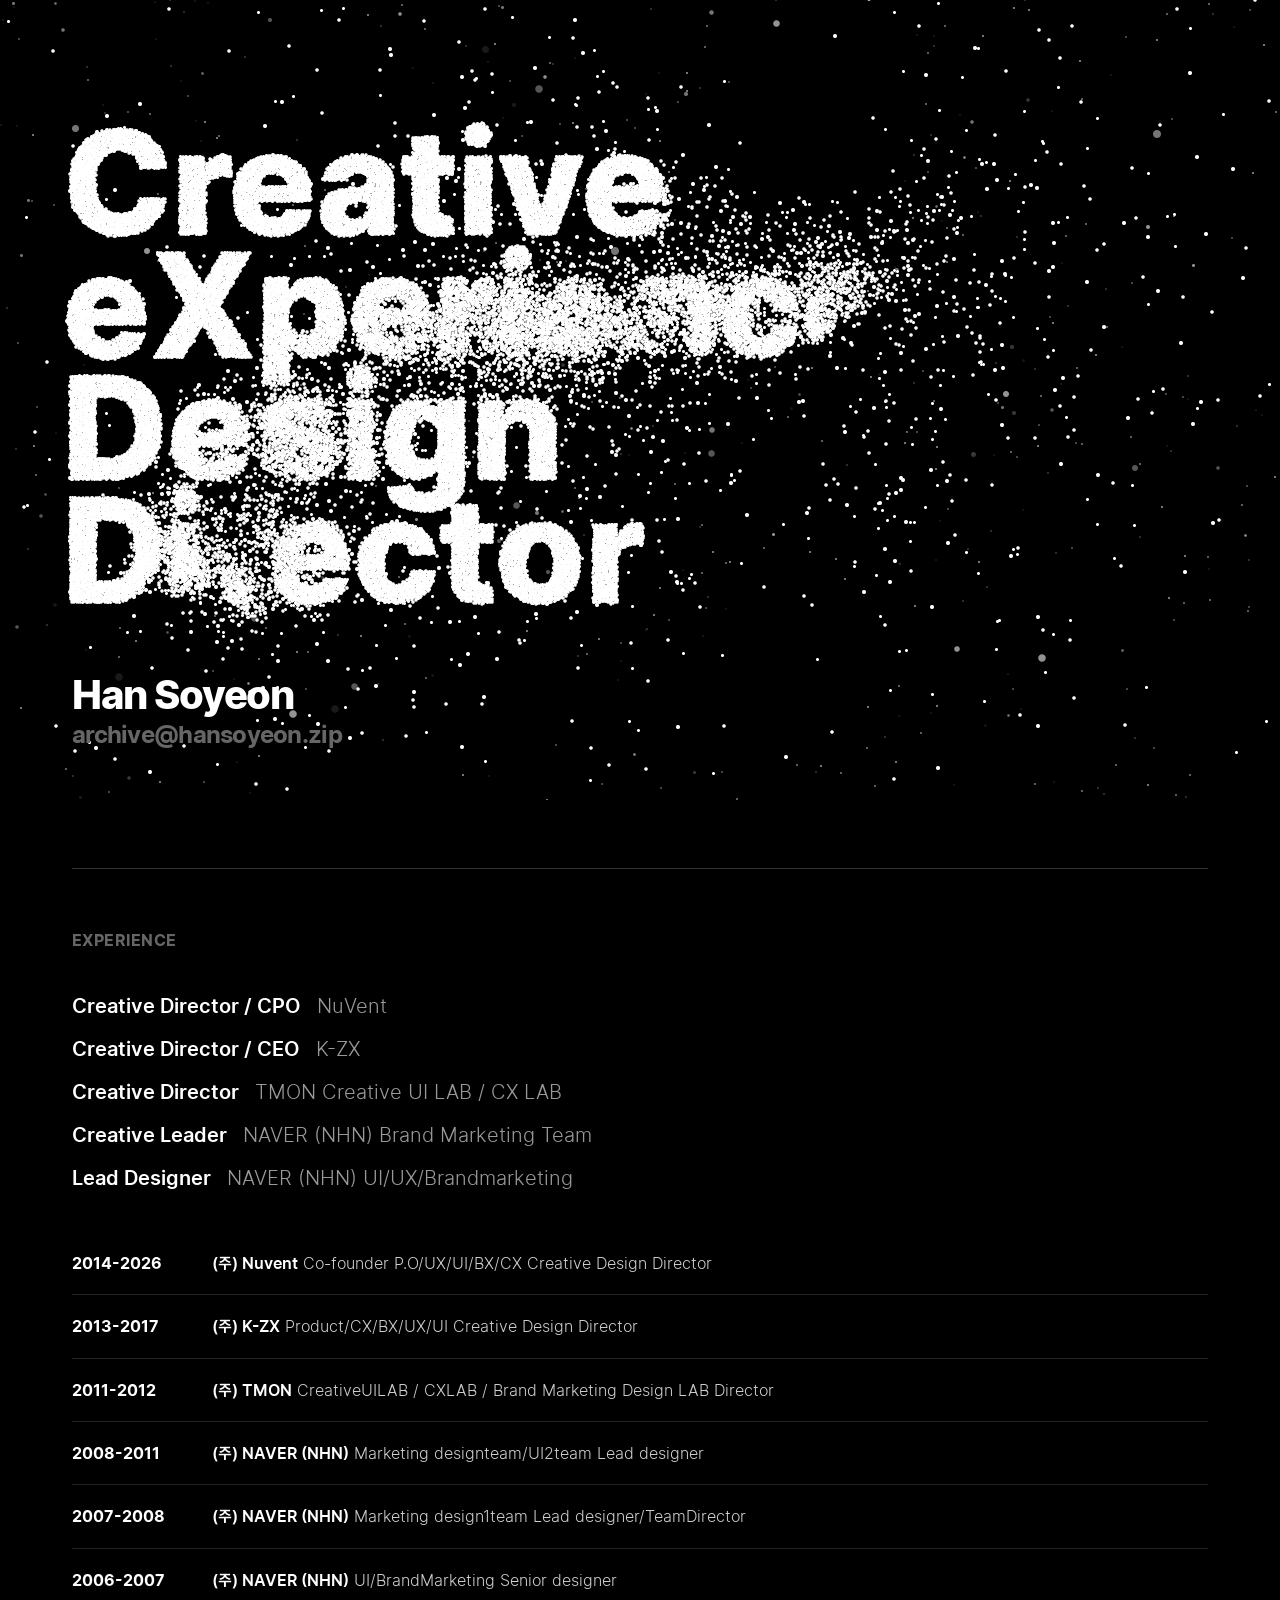
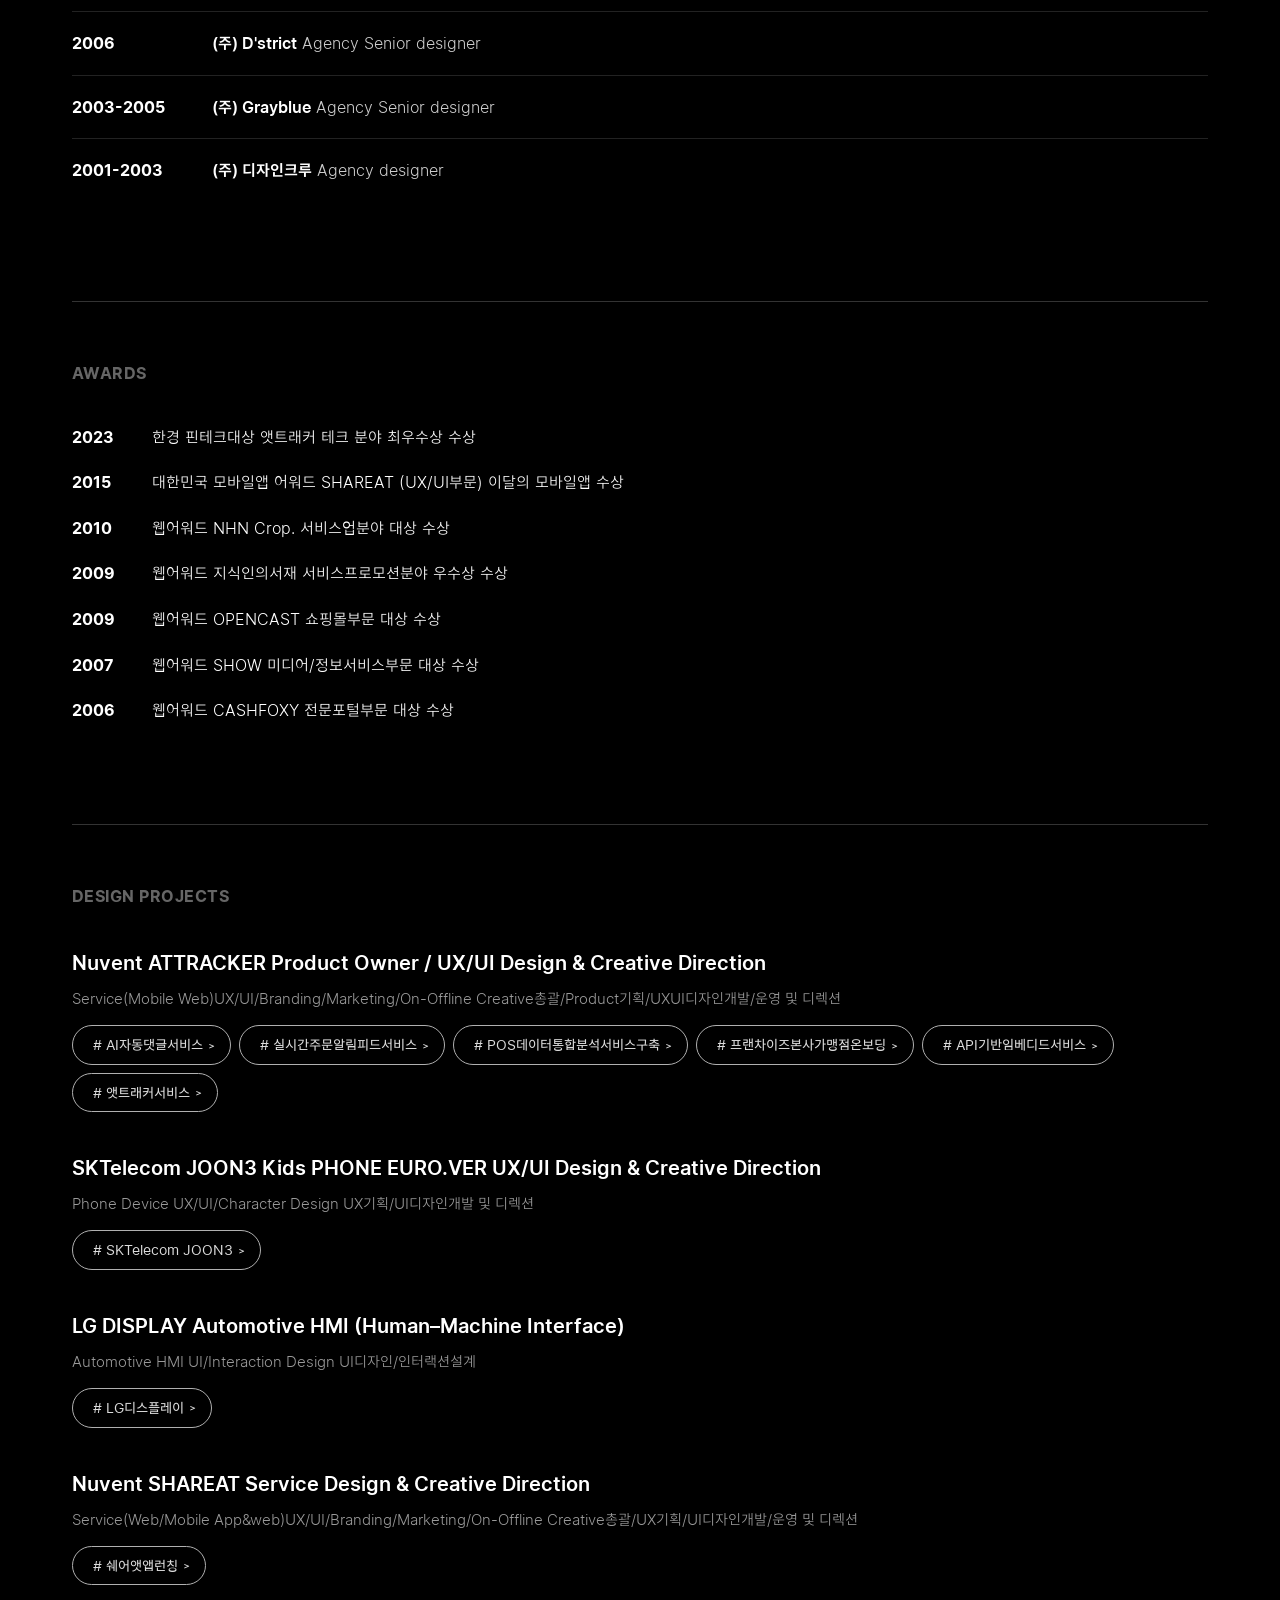
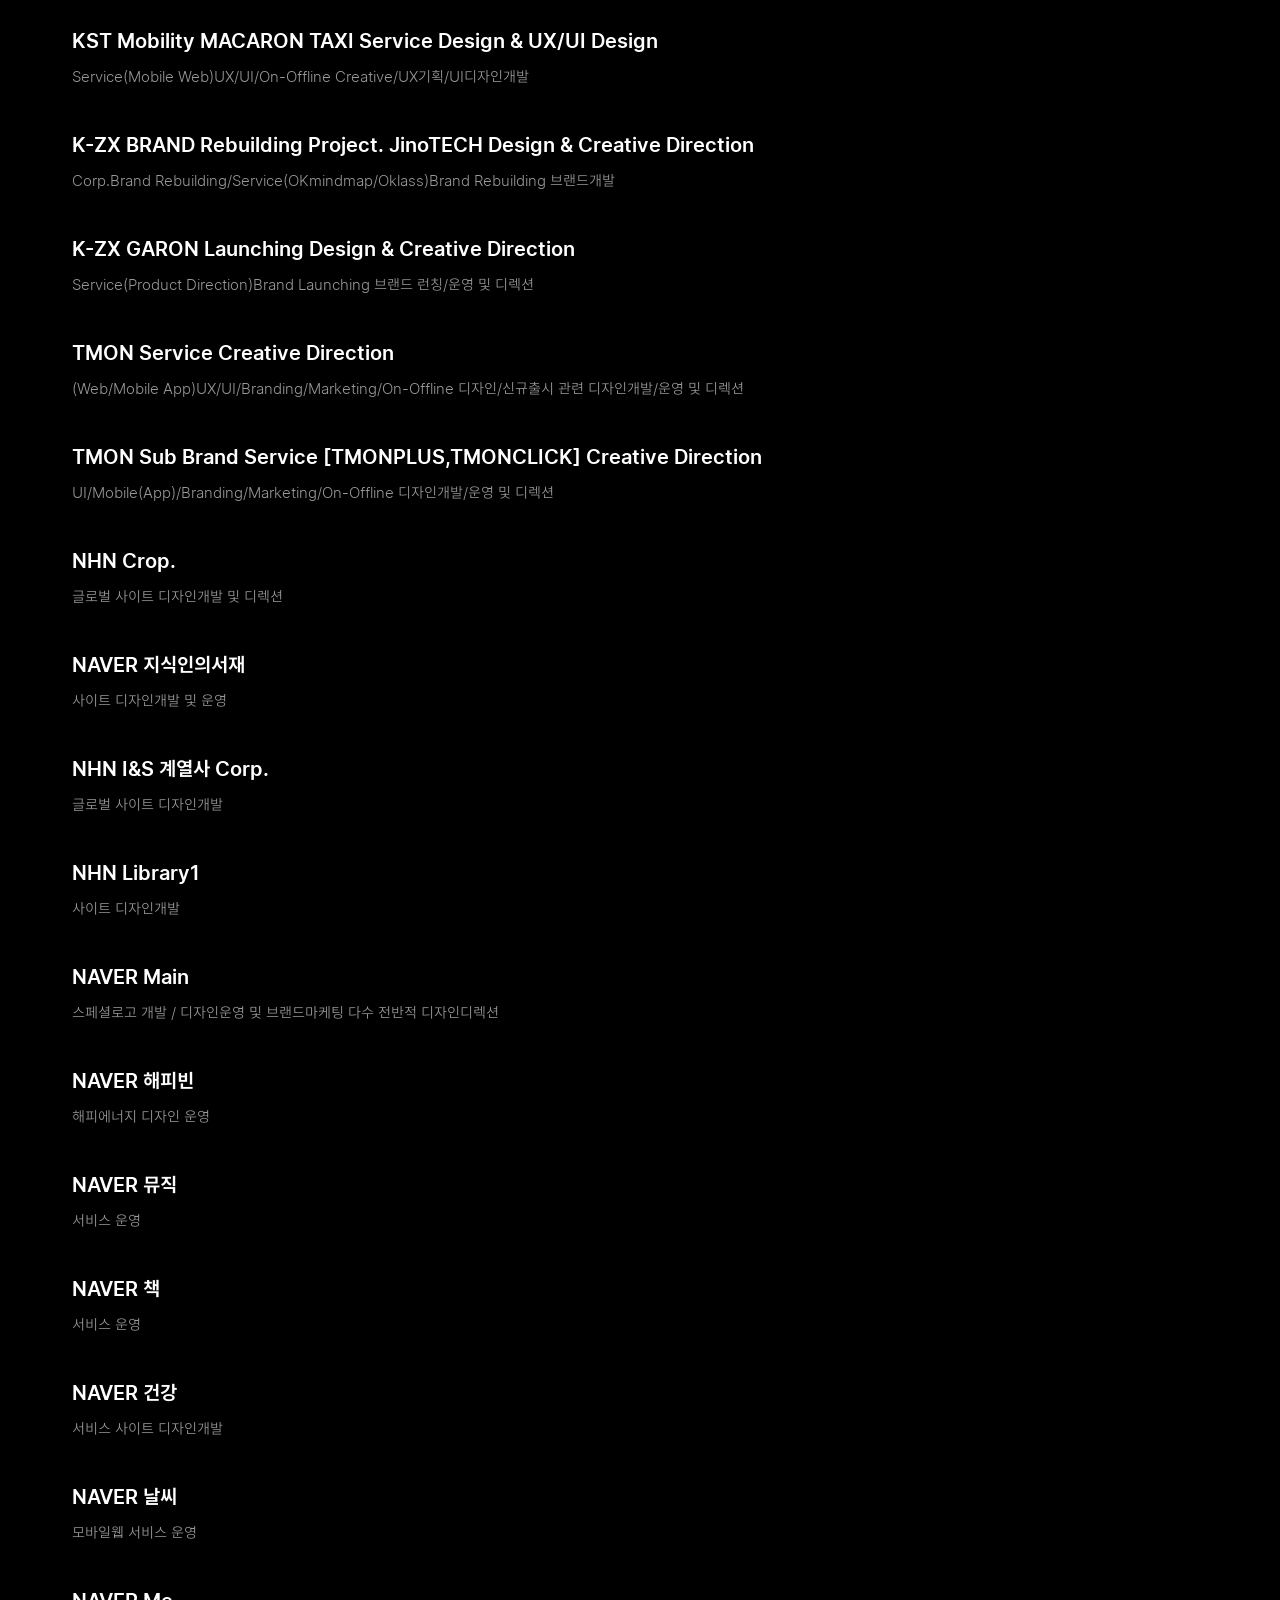
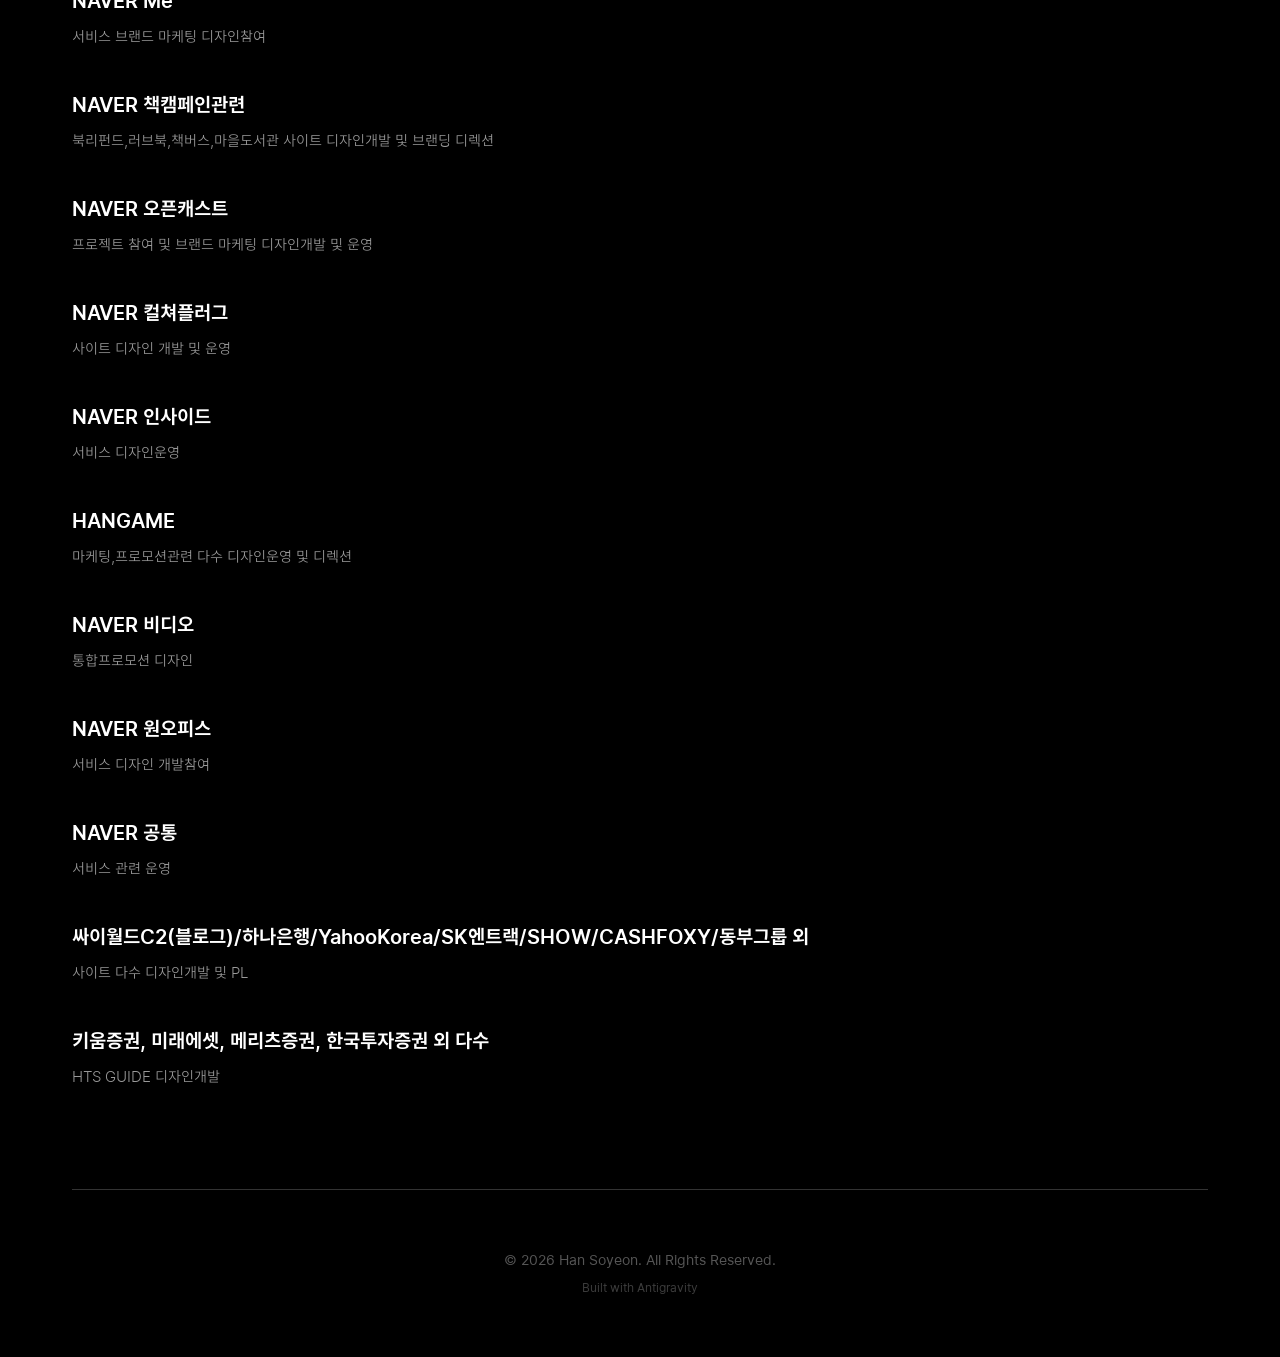
<file: index.html>
<!DOCTYPE html>
<html lang="en">

<head>
    <meta charset="UTF-8">
    <meta name="viewport" content="width=device-width, initial-scale=1.0">
    <title>Creative eXperience Design Director - Han Soyeon</title>
    <link rel="preload" href="fonts/Interop-ExtraBold.woff2" as="font" type="font/woff2" crossorigin>
    <link rel="preload" href="fonts/Interop-Regular.woff2" as="font" type="font/woff2" crossorigin>
    <script>
        // Detect an installed "Helvetica Neue" (plain "Helvetica" is silently mapped to Arial on Windows)
        (function () {
            try {
                var c = document.createElement('canvas').getContext('2d');
                var t = 'mmmmmmmmmmlli WwQ0123456789';
                var has = ['monospace', 'serif', 'sans-serif'].some(function (b) {
                    c.font = '72px ' + b;
                    var w = c.measureText(t).width;
                    c.font = '72px "Helvetica Neue", ' + b;
                    return c.measureText(t).width !== w;
                });
                if (has) document.documentElement.classList.add('has-helvetica');
            } catch (e) { }
        })();
    </script>
    <script>
        // Hide the plain HTML hero title until the particle title is ready (prevents a flash of the big source text).
        // Failsafe: if particles never become ready within 8s, show the plain title again.
        (function () {
            var root = document.documentElement;
            root.classList.add('js');
            setTimeout(function () {
                if (!root.classList.contains('particles-ready')) root.classList.remove('js');
            }, 8000);
        })();
    </script>
    <link rel="stylesheet" href="style.css?v=20261103a">
</head>

<body>
    <div class="container">
        <header class="hero-section" id="hero-header">
            <canvas id="particle-canvas"></canvas>
            <h1 class="main-title" id="main-title-source">
                <span class="line">CREATIVE</span>
                <span class="line">EXPERIENCE</span>
                <span class="line">DESIGN</span>
                <span class="line">DIRECTOR</span>
            </h1>
            <h2 class="sub-title">Han Soyeon</h2>
            <a href="mailto:archive@hansoyeon.zip" class="email-link">archive@hansoyeon.zip</a>
        </header>

        <main>
            <section class="content-section">
                <h3 class="section-title">EXPERIENCE</h3>
                <div class="job-list">
                    <div class="job-item current">
                        <span class="role">Creative Director / CPO</span>
                        <span class="company">NuVent</span>
                    </div>
                    <div class="job-item">
                        <span class="role">Creative Director / CEO</span>
                        <span class="company">K-ZX</span>
                    </div>
                    <div class="job-item">
                        <span class="role">Creative Director</span>
                        <span class="company">TMON Creative UI LAB / CX LAB</span>
                    </div>
                    <div class="job-item">
                        <span class="role">Creative Leader</span>
                        <span class="company">NAVER (NHN) Brand Marketing Team</span>
                    </div>
                    <div class="job-item">
                        <span class="role">Lead Designer</span>
                        <span class="company">NAVER (NHN) UI/UX/Brandmarketing</span>
                    </div>
                </div>

                <div class="history-list">
                    <div class="history-item">
                        <span class="year">2014-2026</span>
                        <span class="detail"><strong>(주) Nuvent</strong> Co-founder P.O/UX/UI/BX/CX Creative Design
                            Director</span>
                    </div>
                    <div class="history-item">
                        <span class="year">2013-2017</span>
                        <span class="detail"><strong>(주) K-ZX</strong> Product/CX/BX/UX/UI Creative Design
                            Director</span>
                    </div>
                    <div class="history-item">
                        <span class="year">2011-2012</span>
                        <span class="detail"><strong>(주) TMON</strong> CreativeUILAB / CXLAB / Brand Marketing Design
                            LAB Director</span>
                    </div>
                    <div class="history-item">
                        <span class="year">2008-2011</span>
                        <span class="detail"><strong>(주) NAVER (NHN)</strong> Marketing designteam/UI2team Lead
                            designer</span>
                    </div>
                    <div class="history-item">
                        <span class="year">2007-2008</span>
                        <span class="detail"><strong>(주) NAVER (NHN)</strong> Marketing design1team Lead
                            designer/TeamDirector</span>
                    </div>
                    <div class="history-item">
                        <span class="year">2006-2007</span>
                        <span class="detail"><strong>(주) NAVER (NHN)</strong> UI/BrandMarketing Senior designer</span>
                    </div>
                    <div class="history-item">
                        <span class="year">2006</span>
                        <span class="detail"><strong>(주) D'strict</strong> Agency Senior designer</span>
                    </div>
                    <div class="history-item">
                        <span class="year">2003-2005</span>
                        <span class="detail"><strong>(주) Grayblue</strong> Agency Senior designer</span>
                    </div>
                    <div class="history-item">
                        <span class="year">2001-2003</span>
                        <span class="detail"><strong>(주) 디자인크루</strong> Agency designer</span>
                    </div>
                </div>
            </section>

            <section class="content-section">
                <h3 class="section-title">AWARDS</h3>
                <ul class="text-list">
                    <li><span class="year">2023</span> 한경 핀테크대상 앳트래커 테크 분야 최우수상 수상</li>
                    <li><span class="year">2015</span> 대한민국 모바일앱 어워드 SHAREAT (UX/UI부문) 이달의 모바일앱 수상</li>
                    <li><span class="year">2010</span> 웹어워드 NHN Crop. 서비스업분야 대상 수상</li>
                    <li><span class="year">2009</span> 웹어워드 지식인의서재 서비스프로모션분야 우수상 수상</li>
                    <li><span class="year">2009</span> 웹어워드 OPENCAST 쇼핑몰부문 대상 수상</li>
                    <li><span class="year">2007</span> 웹어워드 SHOW 미디어/정보서비스부문 대상 수상</li>
                    <li><span class="year">2006</span> 웹어워드 CASHFOXY 전문포털부문 대상 수상</li>
                </ul>
            </section>

            <section class="content-section">
                <h3 class="section-title">DESIGN PROJECTS</h3>
                <ul class="text-list project-list">
                    <li>
                        <strong>Nuvent ATTRACKER Product Owner / UX/UI Design & Creative Direction</strong>
                        <p>Service(Mobile Web)UX/UI/Branding/Marketing/On-Offline Creative총괄/Product기획/UXUI디자인개발/운영 및
                            디렉션</p>
                        <div class="project-tags">
                            <a href="files/Han-Soyeon-Portfolio.pdf#page=3" class="project-tag" id="tag-ai-auto-comment" target="_blank" rel="noopener noreferrer"># AI자동댓글서비스</a>
                            <a href="files/Han-Soyeon-Portfolio.pdf#page=4" class="project-tag" id="tag-realtime-order-feed" target="_blank" rel="noopener noreferrer"># 실시간주문알림피드서비스</a>
                            <a href="files/Han-Soyeon-Portfolio.pdf#page=5" class="project-tag" id="tag-pos-data-analytics" target="_blank" rel="noopener noreferrer"># POS데이터통합분석서비스구축</a>
                            <a href="files/Han-Soyeon-Portfolio.pdf#page=5" class="project-tag" id="tag-franchise-onboarding" target="_blank" rel="noopener noreferrer"># 프랜차이즈본사가맹점온보딩</a>
                            <a href="files/Han-Soyeon-Portfolio.pdf#page=6" class="project-tag" id="tag-api-embedded" target="_blank" rel="noopener noreferrer"># API기반임베디드서비스</a>
                            <a href="files/Han-Soyeon-Portfolio.pdf#page=7" class="project-tag" id="tag-attracker-service" target="_blank" rel="noopener noreferrer"># 앳트래커서비스</a>
                        </div>
                    </li>
                    <li>
                        <strong>SKTelecom JOON3 Kids PHONE EURO.VER UX/UI Design &amp; Creative Direction</strong>
                        <p>Phone Device UX/UI/Character Design UX기획/UI디자인개발 및 디렉션</p>
                        <div class="project-tags">
                            <a href="files/Han-Soyeon-Portfolio.pdf#page=8" class="project-tag" id="tag-skt-joon3" target="_blank" rel="noopener noreferrer"># SKTelecom JOON3</a>
                        </div>
                    </li>
                    <li>
                        <strong>LG DISPLAY Automotive HMI (Human–Machine Interface)</strong>
                        <p>Automotive HMI UI/Interaction Design UI디자인/인터랙션설계</p>
                        <div class="project-tags">
                            <a href="files/Han-Soyeon-Portfolio.pdf#page=9" class="project-tag" id="tag-lg-display" target="_blank" rel="noopener noreferrer"># LG디스플레이</a>
                        </div>
                    </li>
                    <li>
                        <strong>Nuvent SHAREAT Service Design &amp; Creative Direction</strong>
                        <p>Service(Web/Mobile App&web)UX/UI/Branding/Marketing/On-Offline Creative총괄/UX기획/UI디자인개발/운영 및
                            디렉션</p>
                        <div class="project-tags">
                            <a href="files/Han-Soyeon-Portfolio.pdf#page=10" class="project-tag" id="tag-shareat-app-launch" target="_blank" rel="noopener noreferrer"># 쉐어앳앱런칭</a>
                        </div>
                    </li>
                    <li>
                        <strong>KST Mobility MACARON TAXI Service Design & UX/UI Design</strong>
                        <p>Service(Mobile Web)UX/UI/On-Offline Creative/UX기획/UI디자인개발</p>
                    </li>
                    <li>
                        <strong>K-ZX BRAND Rebuilding Project. JinoTECH Design & Creative Direction</strong>
                        <p>Corp.Brand Rebuilding/Service(OKmindmap/Oklass)Brand Rebuilding 브랜드개발</p>
                    </li>
                    <li>
                        <strong>K-ZX GARON Launching Design & Creative Direction</strong>
                        <p>Service(Product Direction)Brand Launching 브랜드 런칭/운영 및 디렉션</p>
                    </li>
                    <li>
                        <strong>TMON Service Creative Direction</strong>
                        <p>(Web/Mobile App)UX/UI/Branding/Marketing/On-Offline 디자인/신규출시 관련 디자인개발/운영 및 디렉션</p>
                    </li>
                    <li>
                        <strong>TMON Sub Brand Service [TMONPLUS,TMONCLICK] Creative Direction</strong>
                        <p>UI/Mobile(App)/Branding/Marketing/On-Offline 디자인개발/운영 및 디렉션</p>
                    </li>
                    <!-- Partial list for brevity, can expand next -->
                    <li>
                        <strong>NHN Crop.</strong>
                        <p>글로벌 사이트 디자인개발 및 디렉션</p>
                    </li>
                    <li>
                        <strong>NAVER 지식인의서재</strong>
                        <p>사이트 디자인개발 및 운영</p>
                    </li>
                    <li>
                        <strong>NHN I&S 계열사 Corp.</strong>
                        <p>글로벌 사이트 디자인개발</p>
                    </li>
                    <li>
                        <strong>NHN Library1</strong>
                        <p>사이트 디자인개발</p>
                    </li>
                    <li>
                        <strong>NAVER Main</strong>
                        <p>스페셜로고 개발 / 디자인운영 및 브랜드마케팅 다수 전반적 디자인디렉션</p>
                    </li>
                    <li>
                        <strong>NAVER 해피빈</strong>
                        <p>해피에너지 디자인 운영</p>
                    </li>
                    <li>
                        <strong>NAVER 뮤직</strong>
                        <p>서비스 운영</p>
                    </li>
                    <li>
                        <strong>NAVER 책</strong>
                        <p>서비스 운영</p>
                    </li>
                    <li>
                        <strong>NAVER 건강</strong>
                        <p>서비스 사이트 디자인개발</p>
                    </li>
                    <li>
                        <strong>NAVER 날씨</strong>
                        <p>모바일웹 서비스 운영</p>
                    </li>
                    <li>
                        <strong>NAVER Me</strong>
                        <p>서비스 브랜드 마케팅 디자인참여</p>
                    </li>
                    <li>
                        <strong>NAVER 책캠페인관련</strong>
                        <p>북리펀드,러브북,책버스,마을도서관 사이트 디자인개발 및 브랜딩 디렉션</p>
                    </li>
                    <li>
                        <strong>NAVER 오픈캐스트</strong>
                        <p>프로젝트 참여 및 브랜드 마케팅 디자인개발 및 운영</p>
                    </li>
                    <li>
                        <strong>NAVER 컬쳐플러그</strong>
                        <p>사이트 디자인 개발 및 운영</p>
                    </li>
                    <li>
                        <strong>NAVER 인사이드</strong>
                        <p>서비스 디자인운영</p>
                    </li>
                    <li>
                        <strong>HANGAME</strong>
                        <p>마케팅,프로모션관련 다수 디자인운영 및 디렉션</p>
                    </li>
                    <li>
                        <strong>NAVER 비디오</strong>
                        <p>통합프로모션 디자인</p>
                    </li>
                    <li>
                        <strong>NAVER 원오피스</strong>
                        <p>서비스 디자인 개발참여</p>
                    </li>
                    <li>
                        <strong>NAVER 공통</strong>
                        <p>서비스 관련 운영</p>
                    </li>
                    <li>
                        <strong>싸이월드C2(블로그)/하나은행/YahooKorea/SK엔트랙/SHOW/CASHFOXY/동부그룹 외</strong>
                        <p>사이트 다수 디자인개발 및 PL</p>
                    </li>
                    <li>
                        <strong>키움증권, 미래에셋, 메리츠증권, 한국투자증권 외 다수</strong>
                        <p>HTS GUIDE 디자인개발</p>
                    </li>
                </ul>
            </section>
        </main>

        <footer>
            <p>&copy; 2026 Han Soyeon. All Rights Reserved.</p>
            <p class="credit">Built with Antigravity</p>
        </footer>
    </div>
    <script src="particles.js?v=20261103a"></script>
</body>

</html>
</file>
<file: style.css>
/* Interop web font (self-hosted, SIL OFL 1.1 - see fonts/OFL-Interop.txt). Heaviest weight is 800. */
@font-face {
    font-family: 'Interop';
    src: url('fonts/Interop-Light.woff2') format('woff2');
    font-weight: 300;
    font-style: normal;
    font-display: swap;
}

@font-face {
    font-family: 'Interop';
    src: url('fonts/Interop-Regular.woff2') format('woff2');
    font-weight: 400;
    font-style: normal;
    font-display: swap;
}

@font-face {
    font-family: 'Interop';
    src: url('fonts/Interop-SemiBold.woff2') format('woff2');
    font-weight: 600;
    font-style: normal;
    font-display: swap;
}

@font-face {
    font-family: 'Interop';
    src: url('fonts/Interop-Bold.woff2') format('woff2');
    font-weight: 700;
    font-style: normal;
    font-display: swap;
}

@font-face {
    font-family: 'Interop';
    src: url('fonts/Interop-ExtraBold.woff2') format('woff2');
    font-weight: 800;
    font-style: normal;
    font-display: swap;
}

:root {
    --bg-color: #000000;
    --text-color: #ffffff;
    --accent-color: #666666;
    /* Body: Interop for both English and Korean */
    --font-main: 'Interop', Arial, sans-serif;
    /* Top hero area: Interop by default, Helvetica (English) where Helvetica Neue is installed */
    --font-hero: 'Interop', Arial, sans-serif;
}

html.has-helvetica {
    --font-hero: 'Helvetica Neue', Helvetica, 'Interop', Arial, sans-serif;
}

* {
    margin: 0;
    padding: 0;
    box-sizing: border-box;
}

/* Never show a horizontal scrollbar (e.g. Windows classic scrollbar width / wider fallback fonts) */
html {
    overflow-x: hidden;
}

body {
    background-color: var(--bg-color);
    color: var(--text-color);
    font-family: var(--font-main);
    line-height: 1.4;
    -webkit-font-smoothing: antialiased;
}

.container {
    max-width: 100%;
    margin: 0;
    padding: 0;
}

/* Hero Section */
.hero-section {
    position: relative;
    margin-bottom: 120px;
    padding-top: 60px;
    min-height: 600px;
    /* Ensure space for canvas */
}

#particle-canvas {
    position: absolute;
    top: 0;
    left: 0;
    width: 100%;
    height: 100%;
    z-index: 10;
    pointer-events: auto;
    /* Allow mouse interaction */
}

.visual-hidden {
    position: absolute;
    width: 1px;
    height: 1px;
    padding: 0;
    margin: -1px;
    overflow: hidden;
    clip: rect(0, 0, 0, 0);
    border: 0;
}

.main-title {
    font-family: var(--font-hero);
    font-weight: 700;
    line-height: 0.9;
    letter-spacing: -0.04em;
    display: flex;
    flex-direction: column;
    align-items: flex-start;
    position: relative;
    z-index: 20;
}

.main-title .line {
    font-size: 160px;
    /* Requested size */
    display: block;
}

/* The particle canvas draws the title; hide the plain source text (but keep its layout space)
   so it does not flash before the particles are ready. */
html.js:not(.particles-ready) .main-title {
    opacity: 0;
}

.sub-title {
    font-size: 40px;
    /* Doubled from 20px */
    font-weight: 900;
    /* Thicker */
    font-family: var(--font-hero);
    margin-top: 40px;
    color: var(--text-color);
    letter-spacing: -0.03em;
    /* Tightened */
    line-height: 0.95;
    /* Relaxed slightly from 0.85 */
    margin-left: 72px;
    margin-right: 72px;
    /* Desktop Right Margin */
    /* Desktop Left Margin */
    position: relative;
    z-index: 20;
}

/* Content Sections */
/* Content Sections */
.content-section {
    margin-bottom: 100px;
    text-align: left;
    margin-left: 72px;
    margin-right: 72px;
    /* Desktop Right Margin */
    /* Desktop Left Margin */
}

.section-title {
    font-size: 16px;
    /* Reduced from 18px */
    font-weight: 700;
    margin-bottom: 40px;
    letter-spacing: 0.03em;
    color: var(--accent-color);
    text-transform: uppercase;
    border-top: 1px solid #333;
    padding-top: 60px;
    /* Increased from 40px */
}

/* Job List (Top summary) */
.job-list {
    margin-bottom: 60px;
}

.job-item {
    margin-bottom: 15px;
    font-size: 20px;
    /* Reduced from 24px */
    font-weight: 300;
}

.job-item .role {
    font-weight: 600;
    margin-right: 10px;
}

.job-item .company {
    color: #999;
}

/* History List (Detailed) */
.history-list {
    display: flex;
    flex-direction: column;
    gap: 20px;
}

.history-item {
    display: flex;
    justify-content: flex-start;
    align-items: baseline;
    align-items: baseline;
    font-size: 16px;
    /* Reduced from 18px */
    border-bottom: 1px solid #222;
    padding-bottom: 20px;
    text-align: left;
}

.history-item:last-child {
    border-bottom: none;
}

.history-item .year {
    width: 120px;
    flex-shrink: 0;
    font-weight: 700;
    margin-right: 20px;
    margin-left: 0;
    text-align: left;
    order: 0;
}

.history-item .detail {
    font-weight: 300;
    color: #ccc;
    order: 1;
}

.history-item .detail strong {
    color: #fff;
    font-weight: 600;
}

/* Awards & Projects List */
.text-list {
    list-style: none;
    font-size: 16px;
    /* Reduced from 18px */
    font-weight: 300;
    text-align: left;
}

.text-list li {
    margin-bottom: 20px;
    line-height: 1.6;
    padding-left: 0;
}

.text-list .year {
    font-weight: 700;
    margin-right: 15px;
    margin-left: 0;
    display: inline-block;
    min-width: 60px;
}

.project-list li {
    margin-bottom: 40px;
}

.project-list strong {
    display: block;
    font-size: 20px;
    /* Reduced from 22px */
    font-weight: 600;
    margin-bottom: 8px;
    color: #fff;
}

.project-list p {
    color: #999;
    font-size: 15px;
    /* Reduced from 16px */
    margin-left: 0;
}

/* Project hashtag links (each one points to its own detail page) */
.project-tags {
    display: flex;
    flex-wrap: wrap;
    gap: 8px;
    margin-top: 14px;
}

.project-tag {
    display: inline-flex;
    align-items: center;
    gap: 4px;
    padding: 9px 14px 9px 20px;
    border: 1px solid #b0b0b0;
    border-radius: 999px;
    color: #dcdcdc;
    font-size: 14px;
    font-weight: 400;
    line-height: 1.4;
    text-decoration: none;
    transition: color 0.2s, border-color 0.2s, background-color 0.2s;
}

/* Small decorative arrow on the right of each tag */
.project-tag::after {
    content: "\FF1E";
    content: "\FF1E" / "";
    font-size: 9px;
    font-weight: 700;
    line-height: 1;
}

.project-tag:hover,
.project-tag:focus-visible {
    color: #000;
    background-color: #fff;
    border-color: #fff;
    outline: none;
}

.email-link {
    display: inline-block;
    margin-top: 10px;
    color: var(--accent-color);
    text-decoration: none;
    font-size: 24px;
    /* Reduced from 32px */
    font-weight: 700;
    /* Reduced from 900 */
    /* Thicker font */
    /* Thicker font */
    font-family: var(--font-hero);
    letter-spacing: -0.03em;
    /* Tightened */
    line-height: 0.95;
    /* Relaxed slightly from 0.85 */
    transition: color 0.2s;
    margin-left: 72px;
    margin-right: 72px;
    /* Desktop Right Margin */
    /* Desktop Left Margin */
    position: relative;
    z-index: 20;
}

.email-link:hover {
    color: var(--text-color);
}

footer {
    margin-top: 100px;
    padding-top: 60px;
    /* Increased to 60px */
    border-top: 1px solid #333;
    font-size: 14px;
    color: #555;
    text-align: center;
    margin-left: 72px;
    margin-right: 72px;
    /* Desktop Right Margin */
    padding-bottom: 60px;
}

.credit {
    margin-top: 10px;
    font-size: 12px;
    opacity: 0.7;
}

/* Responsive */
@media (max-width: 1024px) {
    .main-title .line {
        font-size: 12vw;
        /* Scale down on smaller desktops/tablets */
    }
}

@media (max-width: 768px) {
    .container {
        padding: 0;
        /* Removed padding */
        overflow-x: hidden;
    }

    /* Reset desktop visual shifts & Set Left Align */
    .content-section,
    .sub-title,
    .email-link,
    footer {
        transform: none;
        margin-right: 0;
        margin-left: 0;
        /* Mobile Left Margin Reset */
        padding-left: 24px;
        /* Mobile Left Padding */
        padding-right: 24px;
        /* Mobile Right Padding */
        text-align: left;
        /* Switch to Left Align for Mobile */
    }

    .main-title {
        align-items: flex-start;
        /* Align header source text left */
    }

    .main-title .line {
        font-size: 15vw;
    }

    .history-item {
        flex-direction: column;
        align-items: flex-start;
        /* Align items left */
        text-align: left;
    }

    .history-item .year {
        margin-bottom: 5px;
        margin-left: 0;
        margin-right: 0;
        order: 1;
        text-align: left;
    }

    .history-item .detail {
        order: 2;
        text-align: left;
    }

    .text-list,
    .project-list p {
        text-align: left;
    }

    /* Stack Awards Year on Top for Mobile */
    .text-list .year {
        display: block;
        margin-bottom: 5px;
    }

    .sub-title {
        margin-top: 120px;
        /* Increased top margin for mobile to clear text */
        font-size: 24px;
        /* Mobile override: restore smaller size */
    }

    .email-link {
        font-size: 18px;
        /* Mobile override: restore smaller size */
    }
}
</file>
